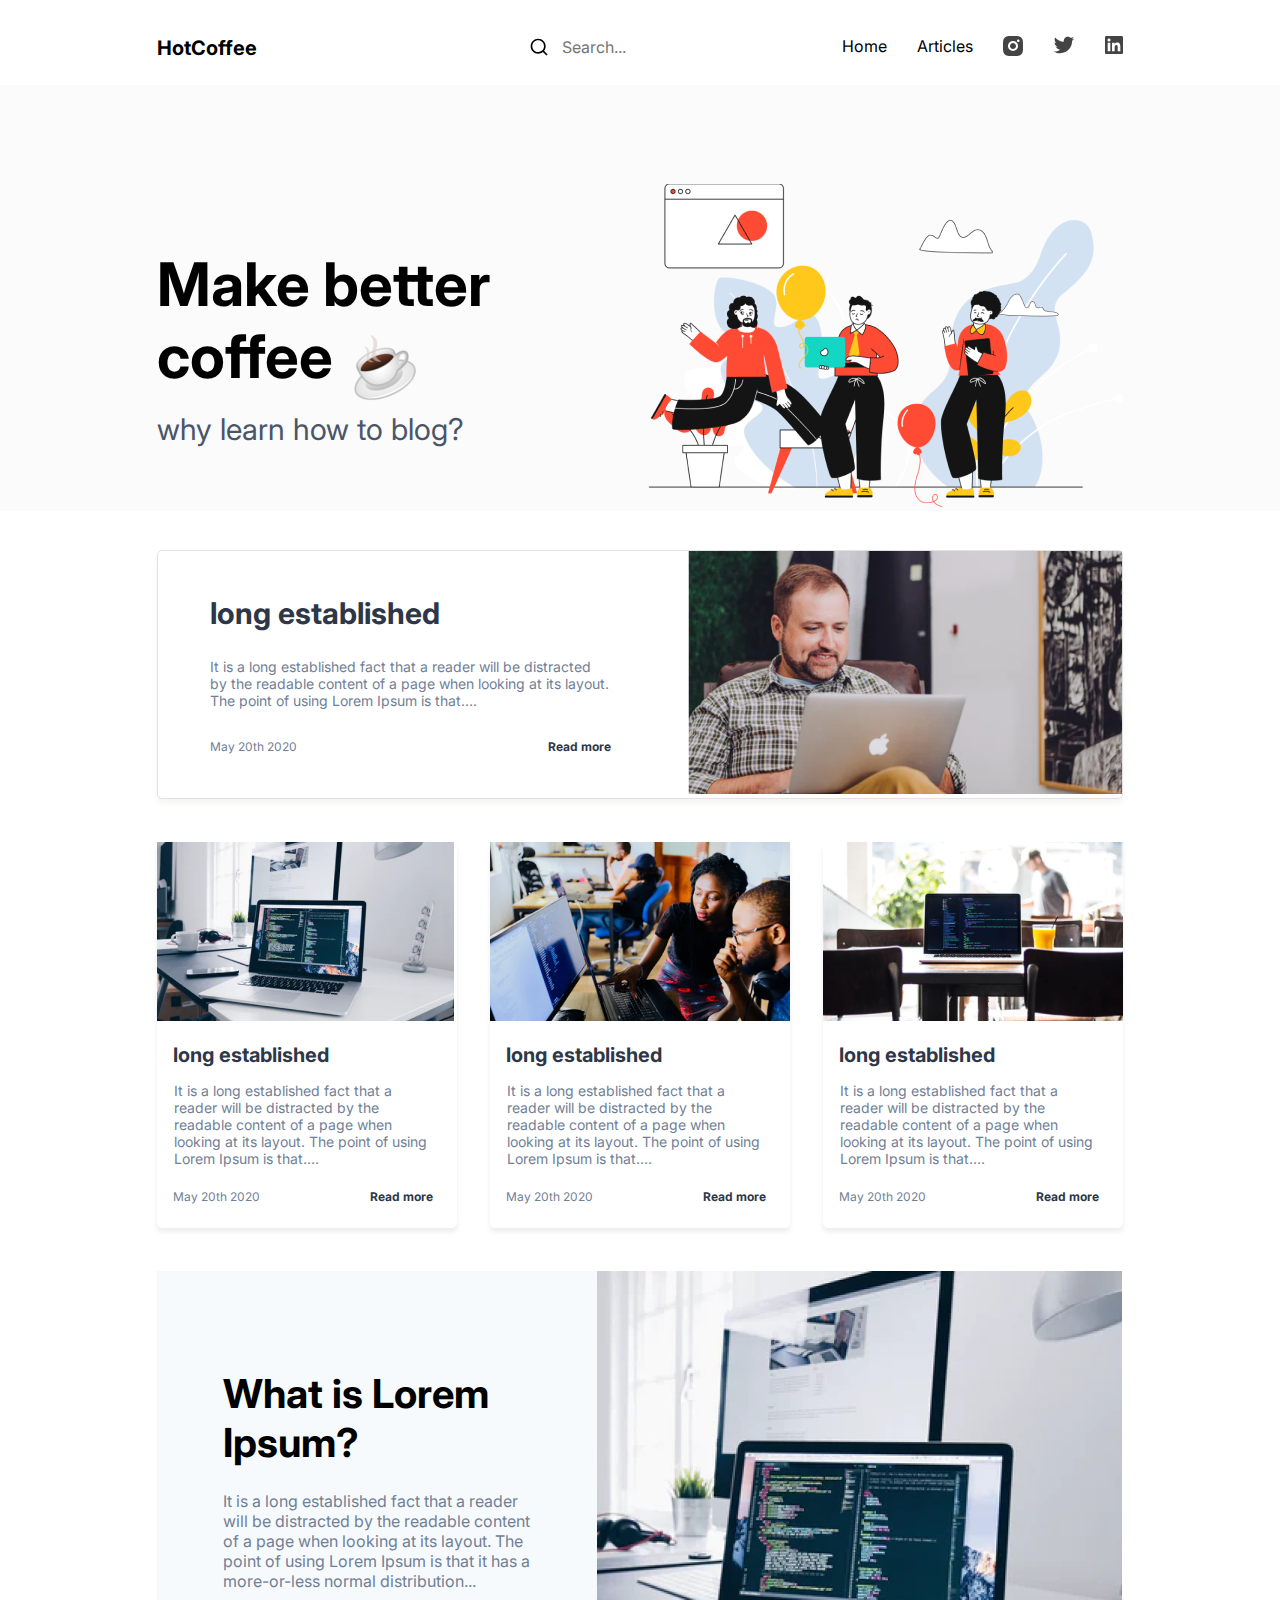
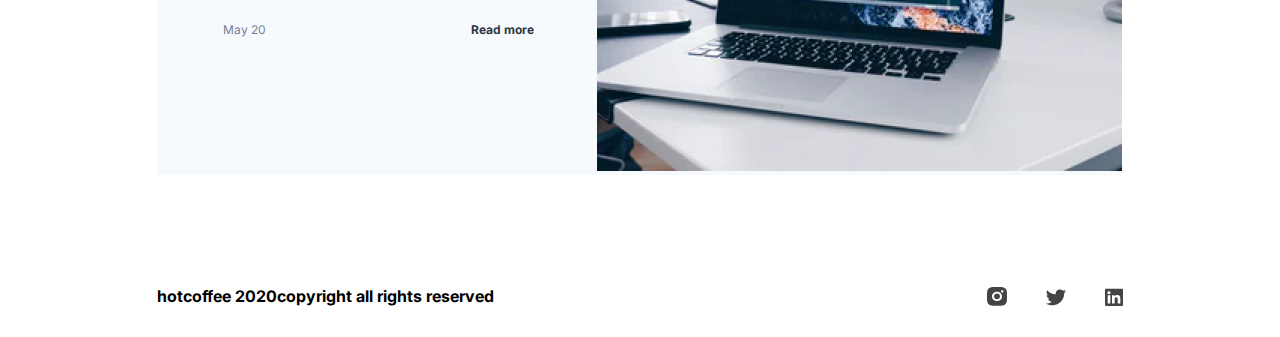
<file: index.html>
<!DOCTYPE html>
<html lang="en">
<head>
    <meta charset="UTF-8">
    <meta http-equiv="X-UA-Compatible" content="IE=edge">
    <meta name="viewport" content="width=device-width, initial-scale=1.0">
    <title>Document</title>
    <link rel="stylesheet" href="./css/index.css">
</head>
<body>
    <header class="header">
        <div class="container">
            <div class="header__content">
                <h2 class="header__logo">
                    HotCoffee
                </h2>

                <ul class="header__list">
                    <li class="header__item">
                        <label class="header__label" for="search__input">
                            <img class="header__input--icon" src="./assets/img/header/search-icon.svg" alt="">
                            <input class="header__input" id="search__input" type="text" placeholder="Search...">
                        </label>
                    </li>
                    <li class="header__item">
                        <a href="#" class="header__link">
                            Home
                        </a>
                    </li>
                    <li class="header__item">
                        <a href="#" class="header__link">
                            Articles
                        </a>
                    </li>
                    <li class="header__item">
                        <a href="#" class="header__link">
                            <img src="./assets/img/header/inst-icon.svg" alt="" class="header__icon">
                        </a>
                    </li>
                    <li class="header__item">
                        <a href="#" class="header__link">
                            <img src="./assets/img/header/twitter-icon.svg" alt="" class="header__icon">
                        </a>
                    </li>
                    <li class="header__item">
                        <a href="#" class="header__link">
                            <img src="./assets/img/header/linkedin-icon.svg" alt="" class="header__icon">
                        </a>
                    </li>
                </ul>
            </div>
        </div>
    </header>
    
    <section class="hero">
        <div class="container">
            <div class="hero__content">
                <div class="hero__left">
                    <h1 class="hero__title">
                        Make better 
                        <span class="hero__relative">coffee</span> 
                        <img  src="./assets/img/hero/cup.png" alt="" class="hero__cup">
                    </h2>
                    
                    <h2 class="hero__suptitle">
                        why learn how to blog?
                    </div>
                </h2>
                <div class="hero__right">
                    <img src="./assets/img/hero/hero-img.png" alt="" class="hero__img">
                </div>
            </div>
        </div>
    </section>
    <section class="actual">
        <div class="container">
            <div class="actual__content">
                <div class="actual__left">
                    <h2 class="actual__title">long established</h2>
                    <p class="actual__description">
                        It is a long established fact that a reader will be distracted by the readable content of a page when looking at its layout. The point of using Lorem Ipsum is that....
                    </p>
                    <div class="actual__bottom">
                        <span class="actual__date">May 20th 2020</span>
                        <span class="actual__details">Read more</span>
                    </div>
                </div>
                <div class="actual__right">
                    <img src="./assets/img/actual/image_actual.png" alt="" class="actual__img">
                </div>
            </div>
        </div>
    </section>
    <section class="posts">
        <div class="container">
            <div class="posts__content">
                <div class="posts__box">
                    <img src="./assets/img/post/post-2.png" alt="" class="posts__img">
                    <div class="posts__info">
                        <h2 class="posts__title">
                            long established
                        </h2>
                        <p class="posts__description">
                            It is a long established fact that a reader will be distracted by the readable content of a page when looking at its layout. The point of using Lorem Ipsum is that....
                        </p>
                        <div class="posts__bottom">
                            <span class="posts__date">May 20th 2020</span>
                            <span class="posts__details">Read more</span>
                        </div>
                    </div>
                </div>
                <div class="posts__box">
                    <img src="./assets/img/post/post-3.png" alt="" class="posts__img">
                    <div class="posts__info">
                        <h2 class="posts__title">
                            long established
                        </h2>
                        <p class="posts__description">
                            It is a long established fact that a reader will be distracted by the readable content of a page when looking at its layout. The point of using Lorem Ipsum is that....
                        </p>
                        <div class="posts__bottom">
                            <span class="posts__date">May 20th 2020</span>
                            <span class="posts__details">Read more</span>
            </div>
        </div>
        </div>
        <div class="posts__box">
            <img src="./assets/img/post/post-1.png" alt="" class="posts__img">
            <div class="posts__info">
                <h2 class="posts__title">
                    long established
                </h2>
                <p class="posts__description">
                    It is a long established fact that a reader will be distracted by the readable content of a page when looking at its layout. The point of using Lorem Ipsum is that....
                </p>
                <div class="posts__bottom">
                    <span class="posts__date">May 20th 2020</span>
                    <span class="posts__details">Read more</span>
                </div>
            </div>
            </div>
    </section>
    <section class="big">
        <div class="container">
            <div class="big__content">
            <div class="big__left">
                <h2 class="big__title">
                    What is Lorem Ipsum?
                </h2>
                <p class="big__description">
                    It is a long established fact that a reader will be distracted by the readable content of a page when looking at its layout. The point of using Lorem Ipsum is that it has a more-or-less normal distribution...
                </p>
                <div class="big__bottom">
                    <span class="big__date">May 20</span>
                    <span class="big__details">Read more</span>
                </div>
            </div>
            <div class="big__right">
                <img src="./assets/img/big/image 7.png" alt="" class="big__img">
            </div>
        </div>
    </div>
    </section>
    <footer class="footer">
        <div class="container">
            <div class="footer__content">
                <div class="footer__left">
               <p class="footer__description"><span class="footer__span">hotcoffee </span> 2020copyright all rights reserved</p>
            </div>
            <div class="footer__right">
                <img src="./assets/img/footer/insta.svg" alt="" class="footer__img">
                <img src="./assets/img/footer/tviter.svg" alt="" class="footer__img">
                <img src="./assets/img/footer/in.svg" alt="" class="footer__img">
            </div>
            </div>
        </div>
    </footer>
</body>
</html>
</file>
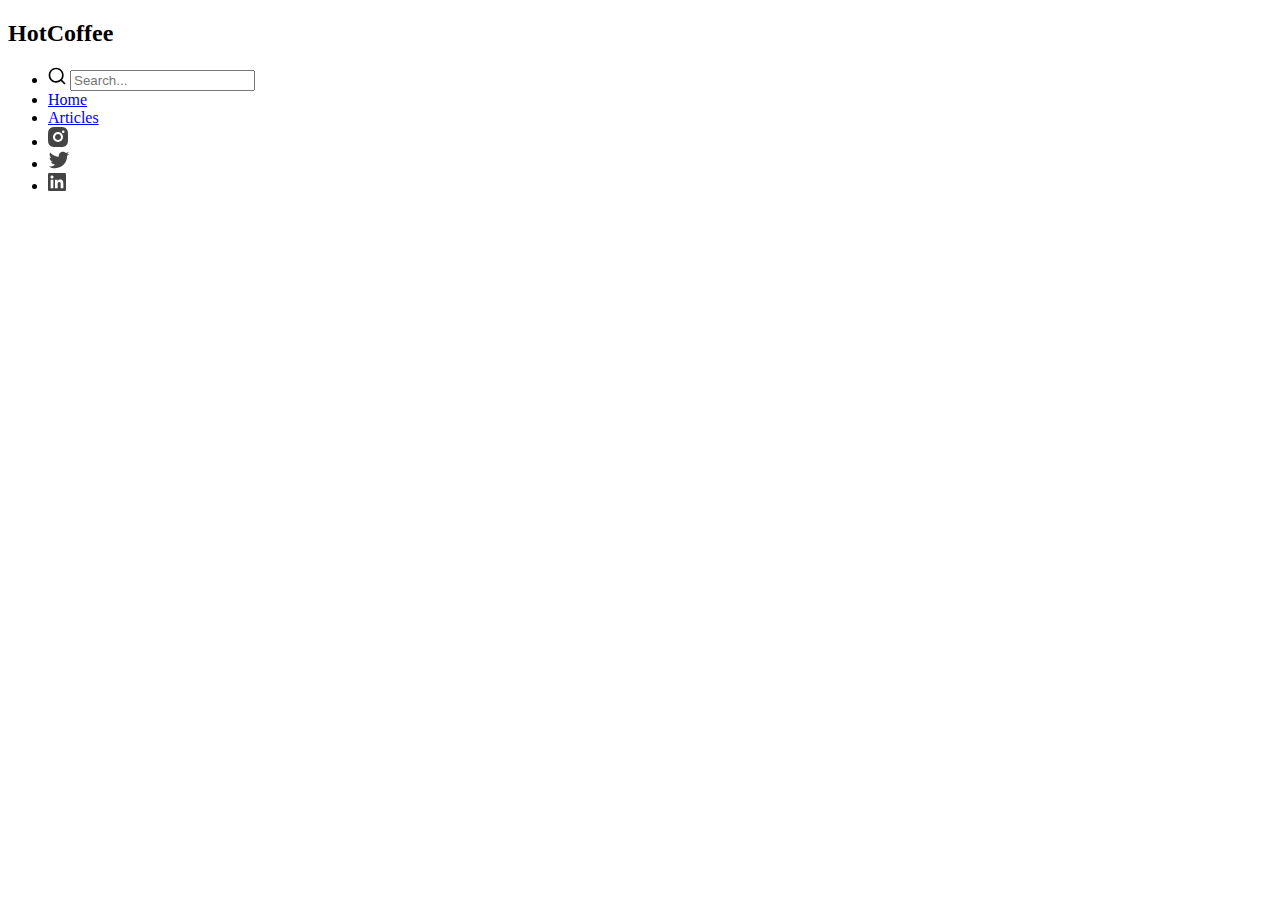
<file: pages/post.html>
<!DOCTYPE html>
<html lang="en">
<head>
  <meta charset="UTF-8">
  <meta http-equiv="X-UA-Compatible" content="IE=edge">
  <meta name="viewport" content="width=device-width, initial-scale=1.0">
  <title>Document</title>
</head>
<body>
  <header class="header">
    <div class="container">
        <div class="header__content">
            <h2 class="header__logo">
                HotCoffee
            </h2>

            <ul class="header__list">
                <li class="header__item">
                    <label class="header__label" for="search__input">
                        <img class="header__input--icon" src="../assets/img/header/search-icon.svg" alt="">
                        <input class="header__input" id="search__input" type="text" placeholder="Search...">
                    </label>
                </li>
                <li class="header__item">
                    <a href="#" class="header__link">
                        Home
                    </a>
                </li>
                <li class="header__item">
                    <a href="#" class="header__link">
                        Articles
                    </a>
                </li>
                <li class="header__item">
                    <a href="#" class="header__link">
                        <img src="../assets/img/header/inst-icon.svg" alt="" class="header__icon">
                    </a>
                </li>
                <li class="header__item">
                    <a href="#" class="header__link">
                        <img src="../assets/img/header/twitter-icon.svg" alt="" class="header__icon">
                    </a>
                </li>
                <li class="header__item">
                    <a href="#" class="header__link">
                        <img src="../assets/img/header/linkedin-icon.svg" alt="" class="header__icon">
                    </a>
                </li>
            </ul>
        </div>
    </div>
</header>
</body>
</html>
</file>
<file: css/index.css>
@import url("https://fonts.googleapis.com/css2?family=Inter:wght@100;200;300;400;500;600;700;800;900&display=swap");
.container {
  max-width: 966px;
  margin: 0 auto;
}

.header {
  padding: 36px 0 25px 0;
}

.header__content {
  display: -webkit-box;
  display: -ms-flexbox;
  display: flex;
  -webkit-box-pack: justify;
      -ms-flex-pack: justify;
          justify-content: space-between;
}

.header__list {
  display: -webkit-box;
  display: -ms-flexbox;
  display: flex;
}

.header__label {
  display: -webkit-box;
  display: -ms-flexbox;
  display: flex;
  -webkit-box-align: center;
      -ms-flex-align: center;
          align-items: center;
}

.header__logo {
  font-family: 'Inter';
  font-weight: 700;
  font-size: 20px;
  color: #000;
}

.header__link {
  font-family: 'Inter';
  font-weight: 400;
  font-size: 16px;
  color: #000;
  margin-left: 30px;
}

.header__input {
  border: none;
  font-family: 'Inter';
  font-weight: 400;
  font-size: 16px;
  color: #718096;
}

.header__input--icon {
  margin-right: 12px;
}

.hero {
  background: #FBFBFB;
}

.hero__content {
  display: -webkit-box;
  display: -ms-flexbox;
  display: flex;
  -webkit-box-pack: justify;
      -ms-flex-pack: justify;
          justify-content: space-between;
  padding-top: 99px;
  -webkit-box-align: center;
      -ms-flex-align: center;
          align-items: center;
}

.hero__title {
  font-family: 'Inter';
  font-weight: 700;
  font-size: 60px;
  color: #000000;
}

.hero__suptitle {
  font-family: 'Inter';
  font-weight: 400;
  font-size: 30px;
  color: #4A5568;
  padding-top: 19px;
}

.hero__right {
  margin-left: 102px;
}

.hero__relative {
  position: relative;
}

.hero__cup {
  position: absolute;
}

.actual {
  margin-top: 39px;
}

.actual__content {
  display: -webkit-box;
  display: -ms-flexbox;
  display: flex;
  -webkit-box-align: center;
      -ms-flex-align: center;
          align-items: center;
  border: 1px solid #e2e2e2;
  -webkit-box-shadow: 0px 5px 4px rgba(221, 221, 211, 0.25);
          box-shadow: 0px 5px 4px rgba(221, 221, 211, 0.25);
  border-radius: 5px;
}

.actual__left {
  padding-right: 77px;
  padding-left: 52px;
}

.actual__title {
  font-family: 'Inter';
  font-weight: 700;
  font-size: 30px;
  color: #2d3748;
}

.actual__description {
  font-family: 'Inter';
  font-weight: 400;
  font-size: 14px;
  color: #718096;
  margin-top: 27px;
  margin-bottom: 30px;
}

.actual__bottom {
  display: -webkit-box;
  display: -ms-flexbox;
  display: flex;
  -webkit-box-pack: justify;
      -ms-flex-pack: justify;
          justify-content: space-between;
}

.actual__date {
  font-family: 'Inter';
  font-weight: 400;
  font-size: 12px;
  color: #718096;
}

.actual__details {
  font-family: 'Inter';
  font-weight: 700;
  font-size: 12px;
  color: #2d3748;
}

.posts {
  margin-top: 43px;
}

.posts__content {
  display: -webkit-box;
  display: -ms-flexbox;
  display: flex;
  -webkit-box-pack: justify;
      -ms-flex-pack: justify;
          justify-content: space-between;
}

.posts__box {
  width: 300px;
  -webkit-box-shadow: 0px 4px 4px rgba(192, 189, 189, 0.25);
          box-shadow: 0px 4px 4px rgba(192, 189, 189, 0.25);
  border-radius: 5px;
}

.posts__title {
  font-family: 'Inter';
  font-weight: 700;
  font-size: 20px;
  color: #2d3748;
  margin-top: 18px;
  padding-left: 16px;
  padding-right: 39px;
}

.posts__description {
  font-family: 'Inter';
  font-weight: 400;
  font-size: 14px;
  color: #718096;
  margin-top: 15px;
  padding-left: 17px;
  padding-right: 25px;
}

.posts__bottom {
  display: -webkit-box;
  display: -ms-flexbox;
  display: flex;
  -webkit-box-pack: justify;
      -ms-flex-pack: justify;
          justify-content: space-between;
}

.posts__date {
  font-family: 'Inter';
  font-weight: 400;
  font-size: 12px;
  color: #718096;
  margin-top: 22px;
  padding-left: 16px;
  padding-bottom: 24px;
}

.posts__details {
  font-family: 'Inter';
  font-weight: 700;
  font-size: 12px;
  color: #2d3748;
  margin-top: 22px;
  padding-right: 24px;
  padding-bottom: 24px;
}

.big {
  padding-top: 43px;
}

.big__content {
  width: 965px;
  display: -webkit-box;
  display: -ms-flexbox;
  display: flex;
  background: #F7FAFC;
}

.big__left {
  width: 311px;
  padding-right: 63px;
  padding-left: 66px;
  padding-top: 98px;
}

.big__title {
  font-family: 'Inter';
  font-weight: 700;
  font-size: 40px;
  color: #000000;
}

.big__description {
  font-family: 'Inter';
  font-weight: 400;
  font-size: 16px;
  color: #718096;
  padding-top: 24px;
}

.big__date {
  font-family: 'Inter';
  font-weight: 400;
  font-size: 12px;
  color: #718096;
}

.big__details {
  font-family: 'Inter';
  font-weight: 700;
  font-size: 12px;
  color: #2d3748;
}

.big__bottom {
  margin-top: 31px;
  display: -webkit-box;
  display: -ms-flexbox;
  display: flex;
  -webkit-box-pack: justify;
      -ms-flex-pack: justify;
          justify-content: space-between;
}

.footer {
  margin-top: 111px;
  margin-bottom: 27px;
}

.footer__content {
  display: -webkit-box;
  display: -ms-flexbox;
  display: flex;
  -webkit-box-pack: justify;
      -ms-flex-pack: justify;
          justify-content: space-between;
}

.footer__description {
  font-family: 'Inter';
  font-weight: 700;
  font-size: 16px;
  color: #000000;
}

.footer__span {
  font-family: 'Inter';
  font-weight: 700;
  font-size: 16px;
  color: #000000;
}

.footer__img {
  margin-left: 34px;
}

@media screen and (max-width: 930px) {
  .hero__title {
    font-size: 50px;
  }
  .big__img {
    height: 470px;
  }
}

@media screen and (max-width: 923px) {
  .hero__title {
    font-size: 50px;
  }
}

@media screen and (max-width: 915px) {
  .big__img {
    height: 450px;
  }
}

@media screen and (max-width: 885px) {
  .hero__suptitle {
    font-size: 27px;
  }
}

@media screen and (max-width: 870px) {
  .hero__title {
    font-size: 48px;
  }
}

@media screen and (max-width: 877px) {
  .hero__suptitle {
    font-size: 25px;
  }
}

@media screen and (max-width: 855px) {
  .hero__title {
    font-size: 40px;
  }
  .hero__suptitle {
    margin-top: 15px;
  }
}

@media screen and (max-width: 813px) {
  .hero__title {
    font-size: 38px;
  }
  .posts__content {
    -ms-flex-wrap: wrap;
        flex-wrap: wrap;
    -ms-flex-pack: distribute;
        justify-content: space-around;
  }
  .big__left {
    padding-right: 31px;
    padding-left: 50px;
    padding-top: 98px;
  }
  .big__img {
    height: 390px;
  }
}

@media screen and (max-width: 800px) {
  .hero__title {
    font-size: 37px;
  }
}

@media screen and (max-width: 790px) {
  .hero__title {
    font-size: 35px;
  }
  .big__img {
    height: 380px;
  }
}

@media screen and (max-width: 813px) {
  .actual__title {
    font-size: 28px;
  }
}

@media screen and (max-width: 803px) {
  .hero__title {
    font-size: 37px;
  }
}

@media screen and (max-width: 793px) {
  .big__img {
    height: 370px;
  }
}

@media screen and (max-width: 794px) {
  .hero__title {
    font-size: 36px;
  }
  .hero__title {
    font-size: 32px;
  }
  .hero__suptitle {
    margin-top: 33px;
  }
}

@media screen and (max-width: 795px) {
  .hero__title {
    font-size: 35px;
  }
  .actual__title {
    font-size: 27px;
  }
}

@media screen and (max-width: 791px) {
  .hero__title {
    font-size: 32px;
  }
}

@media screen and (max-width: 778px) {
  .big__img {
    height: 360px;
  }
}

@media screen and (max-width: 779px) {
  .actual__title {
    font-size: 25px;
  }
  .hero__suptitle {
    font-size: 18px;
  }
}

@media screen and (max-width: 779px) {
  .actual__title {
    font-size: 25px;
  }
  .hero__suptitle {
    font-size: 18px;
  }
}

@media screen and (max-width: 779px) {
  .hero__suptitle {
    font-size: 17px;
  }
}

@media screen and (max-width: 769px) {
  .actual__title {
    font-size: 23px;
  }
}

@media screen and (max-width: 765px) {
  .hero__title {
    font-size: 30px;
  }
  .hero__suptitle {
    font-size: 16px;
  }
}

@media screen and (max-width: 763px) {
  .big__img {
    height: 350px;
  }
}

@media screen and (max-width: 755px) {
  .hero__suptitle {
    font-size: 15px;
  }
}

@media screen and (max-width: 754px) {
  .hero__title {
    font-size: 29px;
  }
}

@media screen and (max-width: 750px) {
  .actual__title {
    font-size: 22px;
  }
}

@media screen and (max-width: 748px) {
  .hero__title {
    font-size: 28px;
  }
  .big__img {
    height: 340px;
  }
}

@media screen and (max-width: 744px) {
  .hero__title {
    font-size: 25px;
  }
}

@media screen and (max-width: 741px) {
  .hero__suptitle {
    font-size: 13px;
  }
}

@media screen and (max-width: 733px) {
  .big__img {
    height: 320px;
  }
}

@media screen and (max-width: 727px) {
  .hero__title {
    font-size: 23px;
  }
}

@media screen and (max-width: 726px) {
  .hero__suptitle {
    margin-top: 40px;
  }
}

@media screen and (max-width: 720px) {
  .big__img {
    height: 300px;
  }
}

@media screen and (max-width: 713px) {
  .hero__title {
    font-size: 20px;
  }
}

@media screen and (max-width: 695px) {
  .big__img {
    height: 280px;
  }
}

@media screen and (max-width: 693px) {
  .hero__title {
    font-size: 18px;
  }
}

@media screen and (max-width: 682px) {
  .hero__title {
    font-size: 15px;
  }
}

@media screen and (max-width: 670px) {
  .big__img {
    height: 250px;
  }
  .actual__img {
    height: 210px;
  }
}

body {
  font-family: "Inter";
  margin: 0;
}

h1, h2, h3, h4, h5, h6, p {
  margin: 0;
}

ul {
  margin: 0;
  padding: 0;
  list-style: none;
}

a {
  text-decoration: none;
}
/*# sourceMappingURL=index.css.map */
</file>
